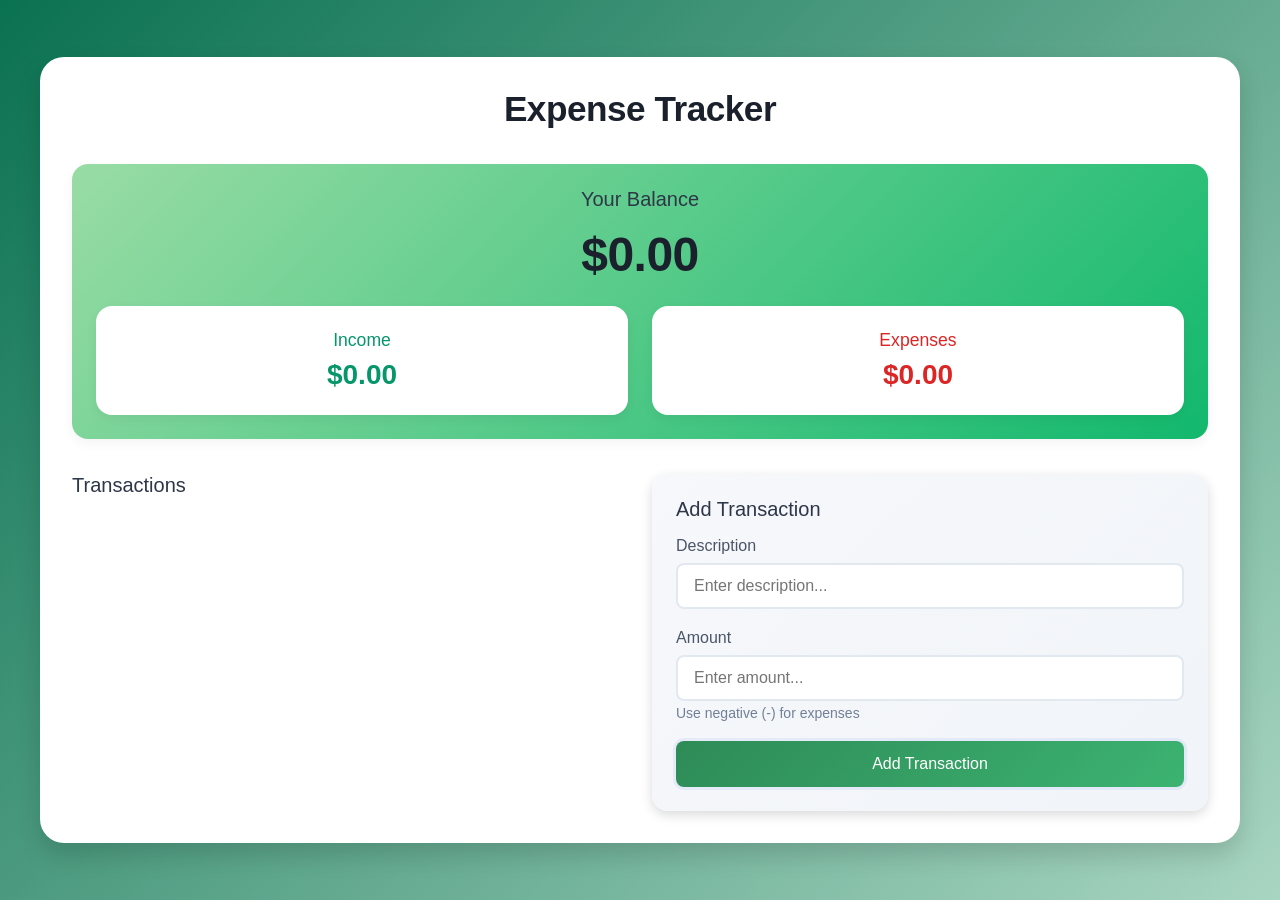
<file: index.html>
<!DOCTYPE html>
<html lang="en">

<head>
    <meta charset="UTF-8">
    <meta name="viewport" content="width=<device-width>, initial-scale=1.0">
    <title>Expense Tracker</title>
    <link rel="stylesheet" href="style.css">
</head>

<body>
    <div class="container">
        <h1>Expense Tracker</h1>

        <div class="balance-container">
            <h2>Your Balance</h2>
            <h1 id="balance">$0.00</h1>

            <div class="summary">
                <div class="income">
                    <h3>Income</h3>
                    
                    <p id="income-amount">$0.00</p>
                </div>
                <div class="expenses">
                    <h3>Expenses</h3>
                    <p id="expense-amount">$0.00</p>
                </div>
            </div>
        </div>
        <div class="main-content">
            <div class="transaction-container">
                <h2>Transactions</h2>
                <ul id="transaction-list">

                </ul>
            </div>
            <div class="form-container">
                <h2>Add Transaction</h2>
                <form id="transaction-form">
                    <div class="form-group">
                        <label for="description">Description</label>
                        <input type="text" id="description" placeholder="Enter description..." required />
                    </div>

                    <div class="form-group">
                        <label for="amount">Amount</label>
                        <input type="number" id="amount" placeholder="Enter amount..." required />
                        <small>Use negative (-) for expenses</small>
                    </div>

                    <button type="submit">Add Transaction</button>
                </form>
            </div>
        </div>
    </div>
    <script src="script.js"></script>
</body>

</html>
</file>
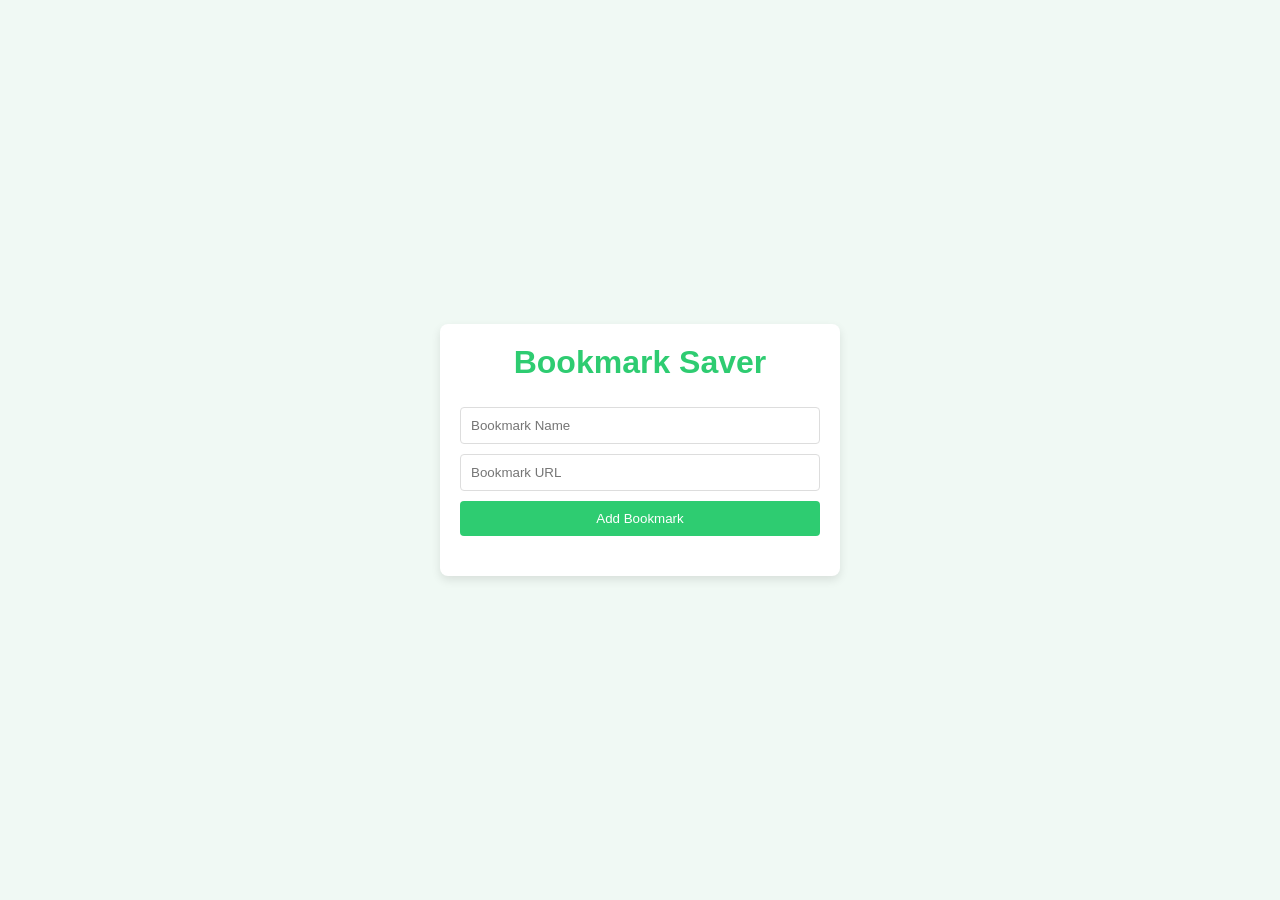
<file: bookmark/index.html>
<!DOCTYPE html>
<html lang="en">

<head>
    <meta charset="UTF-8">
    <meta name="viewport" content="width=device-width, initial-scale=1.0">
    <title>Bookmark Saver</title>
    <link rel="stylesheet" href="style.css">
</head>

<body>
    <div class="app-container">
        <h1>Bookmark Saver</h1>
        <div class="input-container">
            <input type="text" id="bookmark-name" placeholder="Bookmark Name" required />
            <input type="url" id="bookmark-url" placeholder="Bookmark URL" required />
            <button id="add-bookmark">Add Bookmark</button>
        </div>
        <ul id="bookmark-list"></ul>
    </div>
    <script src="script.js"></script>
</body>

</html>
</file>
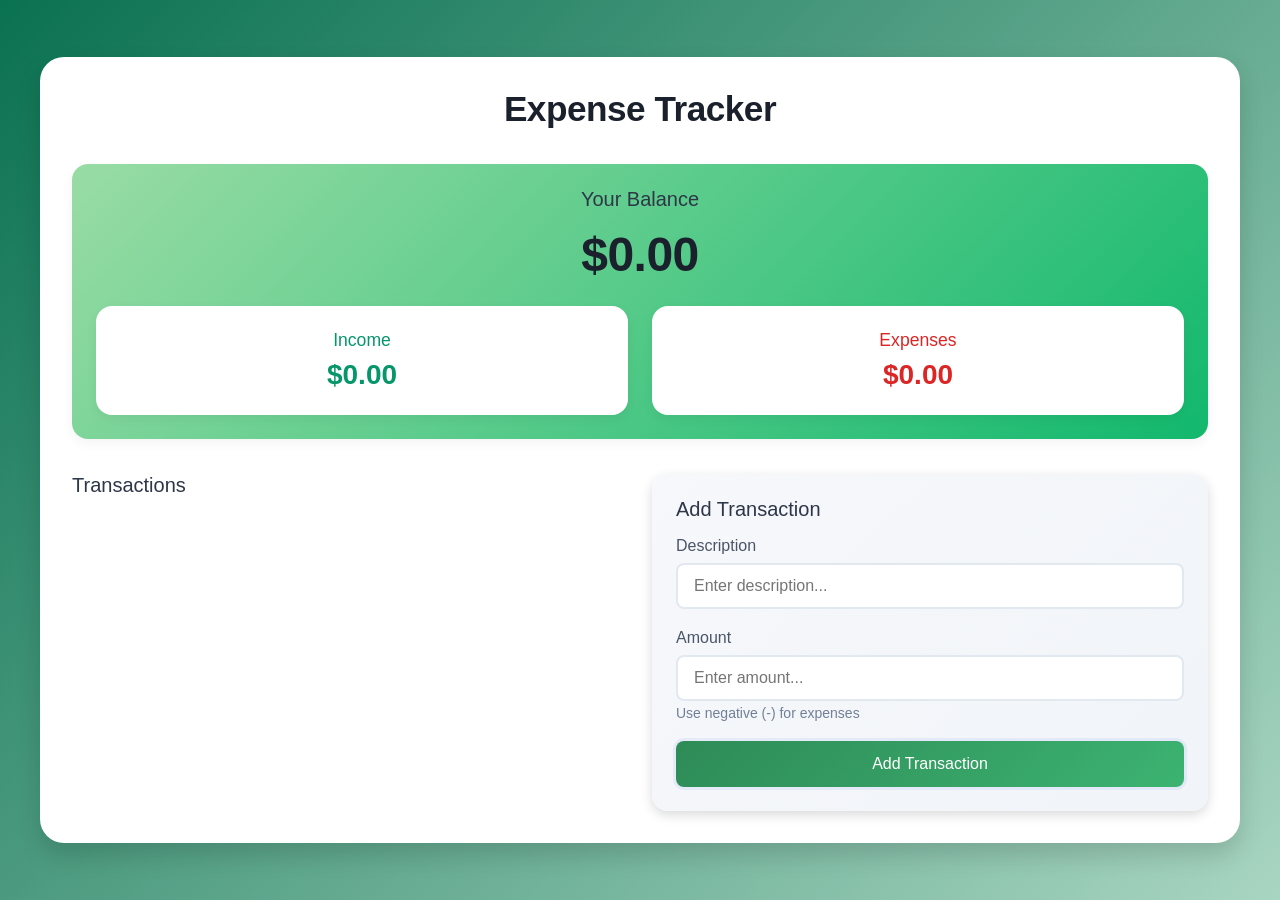
<file: expense/index.html>
<!DOCTYPE html>
<html lang="en">

<head>
    <meta charset="UTF-8">
    <meta name="viewport" content="width=<device-width>, initial-scale=1.0">
    <title>Expense Tracker</title>
    <link rel="stylesheet" href="style.css">
</head>

<body>
    <div class="container">
        <h1>Expense Tracker</h1>

        <div class="balance-container">
            <h2>Your Balance</h2>
            <h1 id="balance">$0.00</h1>

            <div class="summary">
                <div class="income">
                    <h3>Income</h3>
                    
                    <p id="income-amount">$0.00</p>
                </div>
                <div class="expenses">
                    <h3>Expenses</h3>
                    <p id="expense-amount">$0.00</p>
                </div>
            </div>
        </div>
        <div class="main-content">
            <div class="transaction-container">
                <h2>Transactions</h2>
                <ul id="transaction-list"></ul>
            </div>
            <div class="form-container">
                <h2>Add Transaction</h2>
                <form id="transaction-form">
                    <div class="form-group">
                        <label for="description">Description</label>
                        <input type="text" id="description" placeholder="Enter description..." required />
                    </div>

                    <div class="form-group">
                        <label for="amount">Amount</label>
                        <input type="number" id="amount" placeholder="Enter amount..." required />
                        <small>Use negative (-) for expenses</small>
                    </div>

                    <button type="submit">Add Transaction</button>
                </form>
            </div>
        </div>
    </div>
    <script src="script.js"></script>
</body>

</html>
</file>
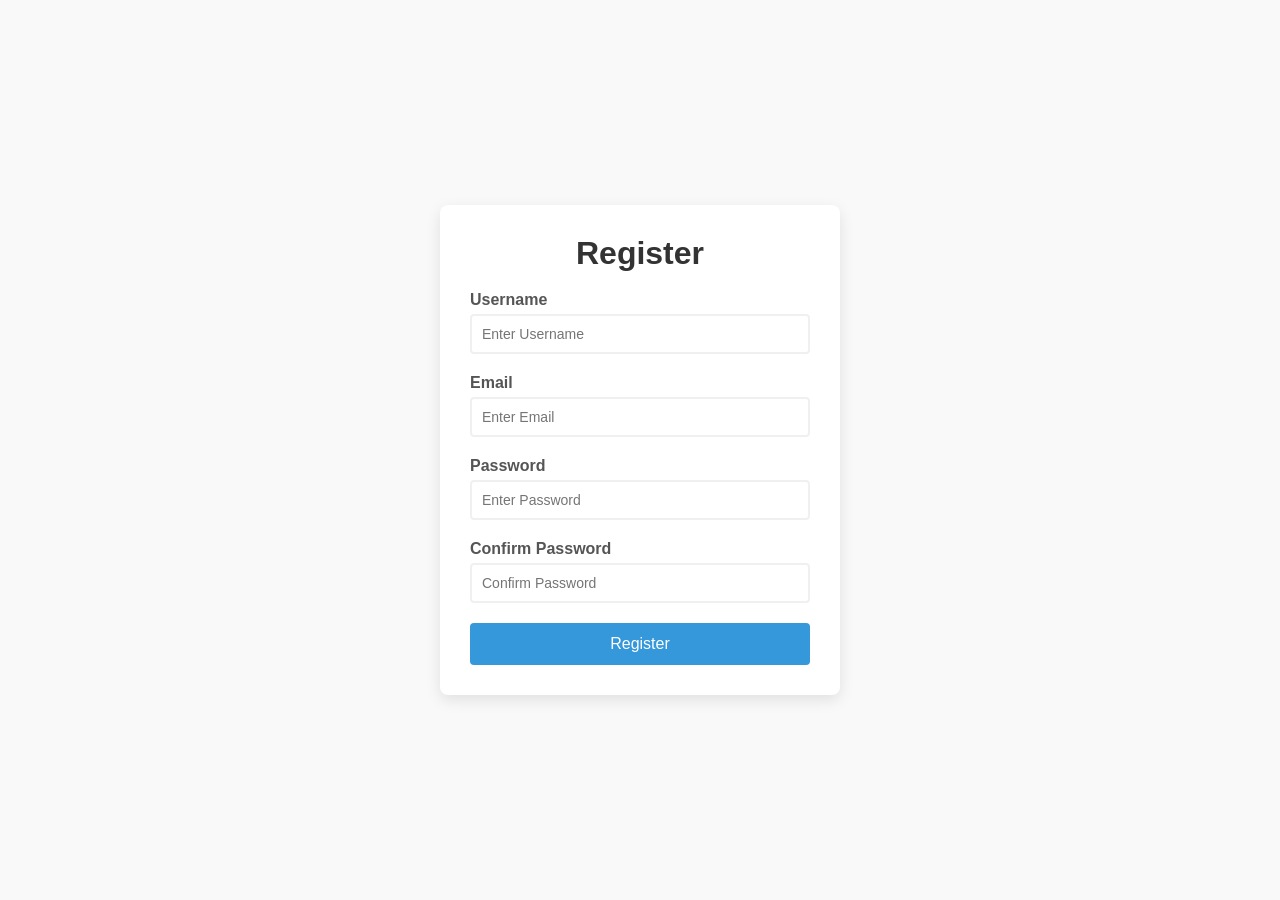
<file: register/index.html>
<!DOCTYPE html>
<html lang="en">

<head>
    <meta charset="UTF-8">
    <meta name="viewport" content="width=device-width, initial-scale=1.0">
    <title>Register</title>
    <link rel="stylesheet" href="style.css">
</head>

<body>

    <div class="container">
        <form id="registration-form">
            <h1>Register</h1>
            <div class="form-group">
                <label for="username">Username</label>
                <input type="text" id="username" placeholder="Enter Username" />
                <small></small>
            </div>
            <div class="form-group">
                <label for="email">Email</label>
                <input type="email" id="email" placeholder="Enter Email" />
                <small></small>
            </div>
            <div class="form-group">
                <label for="password">Password</label>
                <input type="password" id="password" placeholder="Enter Password" />
                <small></small>
            </div>
            <div class="form-group">
                <label for="confirmPassword"> Confirm Password</label>
                <input type="password" id="confirmPassword" placeholder="Confirm Password" />
                <small></small>
            </div>
            <button type="submit">Register</button>
        </form>
    </div>

    <script src="script.js"></script>
</body>

</html>
</file>
<file: style.css>
* {
    padding: 0;
    margin: 0;
    box-sizing: border-box;
}

body {
    background: linear-gradient(135deg, #0a7151, #a8d5c1);
    min-height: 100vh;
    font-family: Poopins, sans-serif;
    display: flex;
    align-items: center;
    justify-content: center;
    padding: 20px;
    color: #2d3436;
}

.container {
    width: 100%;
    max-width: 1200px;
    background-color: white;
    padding: 2rem;
    border-radius: 24px;
    box-shadow: 0 12px 24px rgba(0, 0, 0, 0.15);
}

h1 {
    text-align: center;
    color: #1a202c;
    margin-bottom: 35px;
    font-size: 2.2rem;
    font-weight: 600;
    letter-spacing: -0.5px;
}

h2 {
    color: #2d3748;
    margin-bottom: 1rem;
    font-size: 1.25rem;
    font-weight: 500;
}

.balance-container {
    text-align: center;
    margin-bottom: 35px;
    padding: 24px;
    background: linear-gradient(135deg, #99dca5, #12b86d);
    border-radius: 1rem;
    box-shadow: 0 4px 12px rgba(0, 0, 0, 0.05);
}

.balance-container h1 {
    font-size: 3rem;
    margin: 15px 0;
}

.summary {
    display: grid;
    grid-template-columns: 1fr 1fr;
    gap: 24px;
    margin-top: 24px;
}

.main-content {
    display: grid;
    grid-template-columns: 1fr 1fr;
    gap: 24px;
}

.income,
.expenses {
    background-color: white;
    padding: 24px;
    border-radius: 1rem;
    box-shadow: 0 4px 12px rgba(0, 0, 0, 0.05);
    transition: transform 0.2s ease;
}

.income:hover,
.expenses:hover {
    transform: translateY(-2px);
}

.income h3 {
    color: #059669;
    font-size: 1.1rem;
    font-weight: 500;
}

.expenses h3 {
    color: #dc2626;
    font-size: 1.1rem;
    font-weight: 500;
}

.income p,
.expenses p {
    margin-top: 8px;
    font-size: 1.75rem;
    font-weight: 600;
}

.income p {
    color: #059669;
}

.expenses p {
    color: #dc2626;
}

.transaction-container {
    height: 100%;
    display: flex;
    flex-direction: column;
}

#transaction-list {
    list-style: none;
    max-height: 500px;
    overflow-y: auto;
    padding-right: 8px;
    flex-grow: 1;
}

#transaction-list::-webkit-scrollbar {
    width: 8px;
}

#transaction-list::-webkit-scrollbar-track {
    background-color: #f1f1f1;
    border-radius: 4px;
}

#transaction-list::-webkit-scrollbar-thumb {
    background-color: #cbd5e0;
    border-radius: 4px;
}

#transaction-list::-webkit-scrollbar-thumb:hover {
    background-color: #a0aec0;
}

.transaction {
    display: flex;
    justify-content: space-between;
    align-items: center;
    padding: 1rem 1.2rem;
    margin-bottom: 12px;
    border-radius: 12px;
    background-color: #fff;
    box-shadow: 0 2px 8px rgba(0, 0, 0, 0.05);
    transition: all 0.2s ease;
    border-right: 5px solid;
    animation: slideIn 0.3s ease;
}

@keyframes slideIn {
    from {
        opacity: 0;
        transform: translateX(-20px);
    }

    to {
        opacity: 1;
        transform: translateX(0px);
    }
}

.transaction:hover {
    transform: translateX(4px);
    box-shadow: 0 4px 12px rgba(0, 0, 0, 0.1);
}

.transaction.income {
    border-right-color: #059669;
}

.transaction.expense {
    border-right-color: #dc2626;
}

.transaction .delete-btn {
    background: none;
    border: none;
    color: #dc2626;
    cursor: pointer;
    font-size: 1.4rem;
    opacity: 0;
    transition: all 0.2s ease;
    padding: 4px 8px;
    border-radius: 4px;
    margin-left: 12px;
}

.transaction:hover .delete-btn {
    opacity: 1;
}

.transaction.delete-btn:hover {
    background: #fee2e2;
    transform: scale(1.1);
}

.form-container {
    background: linear-gradient(135deg, #f6f8fb, #f1f4f8);
    padding: 24px;
    border-radius: 16px;
    box-shadow: 0 4px 12px rgba(0, 0, 0, 0.15);
    height: 100%;
    display: flex;
    flex-direction: column;
}

.form-container from {
    height: 100%;
    display: flex;
    flex-direction: column;
}

.form-group {
    margin-bottom: 20px;
}

label {
    display: block;
    margin-bottom: 8px;
    color: #4a5568;
    font-weight: 500;
}

input {
    width: 100%;
    padding: 12px 16px;
    border: 2px solid #e2e8f0;
    border-radius: 8px;
    font-size: 1rem;
    transition: all 0.2 ease;
    background-color: white;
}

input:focus {
    outline: none;
    border-color: #667eea;
    box-shadow: 0 0 0 3px rgba(102, 126, 234, 0.1);
}

input:hover {
    border-color: #cbd5e0;
}

small {
    color: #718096;
    font-size: 0.875rem;
    margin-top: 4px;
    display: block;
}

button[type="submit"] {
    width: 100%;
    padding: 14px;
    background: linear-gradient(135deg, #2e8b57 0%, #3cb371 100%);
    color: white;
    border: none;
    border-radius: 8px;
    cursor: pointer;
    font-size: 1rem;
    font-weight: 500;
    transition: all 0.2 ease;
    box-shadow: 0 0 0 3px rgba(102, 126, 234, 0.1);
    margin-top: auto;
}

button[type="submit"]:hover {
    transform: translateY(-2px);
    box-shadow: 0 6px 16px rgba(102, 126, 234, 0.2);
}

button[type="submit"]:active {
    transform: translateY(0);
}

@media (max-width: 900px) {
    .main-content{
        grid-template-columns: 1fr;
    }
    #transaction-list{
        max-height: 300px;
    }
}

@media (max-width: 480px) {
    .container{
        padding: 24px;
    }

    .summary{
        grid-template-columns: 1fr;
        gap: 16px;
    }

    .balance-container h1{
        font-size: 2.5rem;
    }

    .income p,
    .expenses p{
        font-size: 1.5rem;
    }

    .transaction{
        padding: 14px 16px;
    }

    h1{
        font-size: 1.8rem;
    }
}
</file>
<file: bookmark/style.css>
* {
    padding: 0;
    margin: 0;
    box-sizing: border-box;
}

body {
    font-family: sans-serif;
    background-color: #f0f9f4;
    color: #333;
    display: flex;
    justify-content: center;
    align-items: center;
    height: 100vh;
}

.app-container {
    background-color: #fff;
    padding: 20px;
    border-radius: 8px;
    box-shadow: 0 4px 10px rgba(0, 0, 0, 0.1);
    max-width: 400px;
    width: 90%;
    text-align: center;
}

h1 {
    color: #2ecc71;
    margin-bottom: 26px;
}

.input-container {
    display: flex;
    flex-direction: column;
    gap: 10px;
    margin-bottom: 20px;
}

input {
    padding: 10px;
    border-radius: 4px;
    border: 1px solid #ddd;
}

button {
    padding: 10px;
    background-color: #2ecc71;
    color: white;
    border: none;
    border-radius: 4px;
    cursor: pointer;
    transition: background-color 0.3s ease;
}

button:hover {
    background-color: #27ae60;
}

#bookmark-list {
    list-style: none;
    padding: 0;
}


#bookmark-list li {
    background-color: #f9f9f9;
    padding: 10px;
    border: 4px;
    margin-bottom: 10px;
    display: flex;
    justify-content: space-between;
    align-items: center;
}

#bookmark-list a {
    color: #2ecc71;
    text-decoration: none;
}

#bookmark-list button{
    background-color: #e74c3c;
    padding: 5px 10px;
}

#bookmark-list button:hover{
    background-color: #c0392b;
}
</file>
<file: expense/style.css>
* {
    padding: 0;
    margin: 0;
    box-sizing: border-box;
}

body {
    background: linear-gradient(135deg, #0a7151, #a8d5c1);
    min-height: 100vh;
    font-family: Poopins, sans-serif;
    display: flex;
    align-items: center;
    justify-content: center;
    padding: 20px;
    color: #2d3436;
}

.container {
    width: 100%;
    max-width: 1200px;
    background-color: white;
    padding: 2rem;
    border-radius: 24px;
    box-shadow: 0 12px 24px rgba(0, 0, 0, 0.15);
}

h1 {
    text-align: center;
    color: #1a202c;
    margin-bottom: 35px;
    font-size: 2.2rem;
    font-weight: 600;
    letter-spacing: -0.5px;
}

h2 {
    color: #2d3748;
    margin-bottom: 1rem;
    font-size: 1.25rem;
    font-weight: 500;
}

.balance-container {
    text-align: center;
    margin-bottom: 35px;
    padding: 24px;
    background: linear-gradient(135deg, #99dca5, #12b86d);
    border-radius: 1rem;
    box-shadow: 0 4px 12px rgba(0, 0, 0, 0.05);
}

.balance-container h1 {
    font-size: 3rem;
    margin: 15px 0;
}

.summary {
    display: grid;
    grid-template-columns: 1fr 1fr;
    gap: 24px;
    margin-top: 24px;
}

.main-content {
    display: grid;
    grid-template-columns: 1fr 1fr;
    gap: 24px;
}

.income,
.expenses {
    background-color: white;
    padding: 24px;
    border-radius: 1rem;
    box-shadow: 0 4px 12px rgba(0, 0, 0, 0.05);
    transition: transform 0.2s ease;
}

.income:hover,
.expenses:hover {
    transform: translateY(-2px);
}

.income h3 {
    color: #059669;
    font-size: 1.1rem;
    font-weight: 500;
}

.expenses h3 {
    color: #dc2626;
    font-size: 1.1rem;
    font-weight: 500;
}

.income p,
.expenses p {
    margin-top: 8px;
    font-size: 1.75rem;
    font-weight: 600;
}

.income p {
    color: #059669;
}

.expenses p {
    color: #dc2626;
}

.transaction-container {
    height: 100%;
    display: flex;
    flex-direction: column;
}

#transaction-list {
    list-style: none;
    max-height: 500px;
    overflow-y: auto;
    padding-right: 8px;
    flex-grow: 1;
}

#transaction-list::-webkit-scrollbar {
    width: 8px;
}

#transaction-list::-webkit-scrollbar-track {
    background-color: #f1f1f1;
    border-radius: 4px;
}

#transaction-list::-webkit-scrollbar-thumb {
    background-color: #cbd5e0;
    border-radius: 4px;
}

#transaction-list::-webkit-scrollbar-thumb:hover {
    background-color: #a0aec0;
}

.transaction {
    display: flex;
    justify-content: space-between;
    align-items: center;
    padding: 1rem 1.2rem;
    margin-bottom: 12px;
    border-radius: 12px;
    background-color: #fff;
    box-shadow: 0 2px 8px rgba(0, 0, 0, 0.05);
    transition: all 0.2s ease;
    border-right: 5px solid;
    animation: slideIn 0.3s ease;
}

@keyframes slideIn {
    from {
        opacity: 0;
        transform: translateX(-20px);
    }

    to {
        opacity: 1;
        transform: translateX(0px);
    }
}

.transaction:hover {
    transform: translateX(4px);
    box-shadow: 0 4px 12px rgba(0, 0, 0, 0.1);
}

.transaction.income {
    border-right-color: #059669;
}

.transaction.expense {
    border-right-color: #dc2626;
}

.transaction .delete-btn {
    background: none;
    border: none;
    color: #dc2626;
    cursor: pointer;
    font-size: 1.4rem;
    opacity: 0;
    transition: all 0.2s ease;
    padding: 4px 8px;
    border-radius: 4px;
    margin-left: 12px;
}

.transaction:hover .delete-btn {
    opacity: 1;
}

.transaction.delete-btn:hover {
    background: #fee2e2;
    transform: scale(1.1);
}

.form-container {
    background: linear-gradient(135deg, #f6f8fb, #f1f4f8);
    padding: 24px;
    border-radius: 16px;
    box-shadow: 0 4px 12px rgba(0, 0, 0, 0.15);
    height: 100%;
    display: flex;
    flex-direction: column;
}

.form-container from {
    height: 100%;
    display: flex;
    flex-direction: column;
}

.form-group {
    margin-bottom: 20px;
}

label {
    display: block;
    margin-bottom: 8px;
    color: #4a5568;
    font-weight: 500;
}

input {
    width: 100%;
    padding: 12px 16px;
    border: 2px solid #e2e8f0;
    border-radius: 8px;
    font-size: 1rem;
    transition: all 0.2 ease;
    background-color: white;
}

input:focus {
    outline: none;
    border-color: #667eea;
    box-shadow: 0 0 0 3px rgba(102, 126, 234, 0.1);
}

input:hover {
    border-color: #cbd5e0;
}

small {
    color: #718096;
    font-size: 0.875rem;
    margin-top: 4px;
    display: block;
}

button[type="submit"] {
    width: 100%;
    padding: 14px;
    background: linear-gradient(135deg, #2e8b57 0%, #3cb371 100%);
    color: white;
    border: none;
    border-radius: 8px;
    cursor: pointer;
    font-size: 1rem;
    font-weight: 500;
    transition: all 0.2 ease;
    box-shadow: 0 0 0 3px rgba(102, 126, 234, 0.1);
    margin-top: auto;
}

button[type="submit"]:hover {
    transform: translateY(-2px);
    box-shadow: 0 6px 16px rgba(102, 126, 234, 0.2);
}

button[type="submit"]:active {
    transform: translateY(0);
}

@media (max-width: 900px) {
    .main-content{
        grid-template-columns: 1fr;
    }
    #transaction-list{
        max-height: 300px;
    }
}

@media (max-width: 480px) {
    .container{
        padding: 24px;
    }

    .summary{
        grid-template-columns: 1fr;
        gap: 16px;
    }

    .balance-container h1{
        font-size: 2.5rem;
    }

    .income p,
    .expenses p{
        font-size: 1.5rem;
    }

    .transaction{
        padding: 14px 16px;
    }

    h1{
        font-size: 1.8rem;
    }
}
</file>
<file: register/style.css>
* {
    margin: 0;
    padding: 0;
    box-sizing: border-box;
}

body {
    background-color: #f9f9f9;
    font-family: sans-serif;
    display: flex;
    align-items: center;
    justify-content: center;
    min-height: 100vh;
}

.container {
    background-color: #fff;
    border-radius: 8px;
    box-shadow: 0px 5px 15px rgba(0, 0, 0, 0.1);
    width: 100%;
    max-width: 400px;
    padding: 30px;
    overflow: hidden;
}

h1 {
    text-align: center;
    color: #333;
    margin-bottom: 1.2rem;
}

.form-group {
    margin-bottom: 20px;
    position: relative;
}

label {
    display: block;
    margin-bottom: 5px;
    color: #555;
    font-weight: bold;
}

input {
    border: 2px solid #f0f0f0;
    border-radius: 4px;
    display: block;
    width: 100%;
    padding: 10px;
    font-size: 14px;
    transition: border-color 0.3s;
}

input:focus {
    outline: none;
    border-color: #3498db;
}

small {
    visibility: hidden;
    position: absolute;
    bottom: -18px;
    left: 0;
    font-size: 12px;
}

button {
    cursor: pointer;
    background-color: #3498db;
    border: none;
    color: white;
    display: block;
    font-size: 1rem;
    margin-top: 20px;
    padding: 12px;
    border-radius: 4px;
    width: 100%;
    transition: background-color 0.3s;
}

button:hover {
    background-color: #2980b9;
}

.form-group.error input {
    border-color: #e74c3c;
}

.form-group.success input {
    border-color: #2ecc71;
}

.form-group.error small {
    visibility: visible;
    color: #e74c3c;
}
</file>
